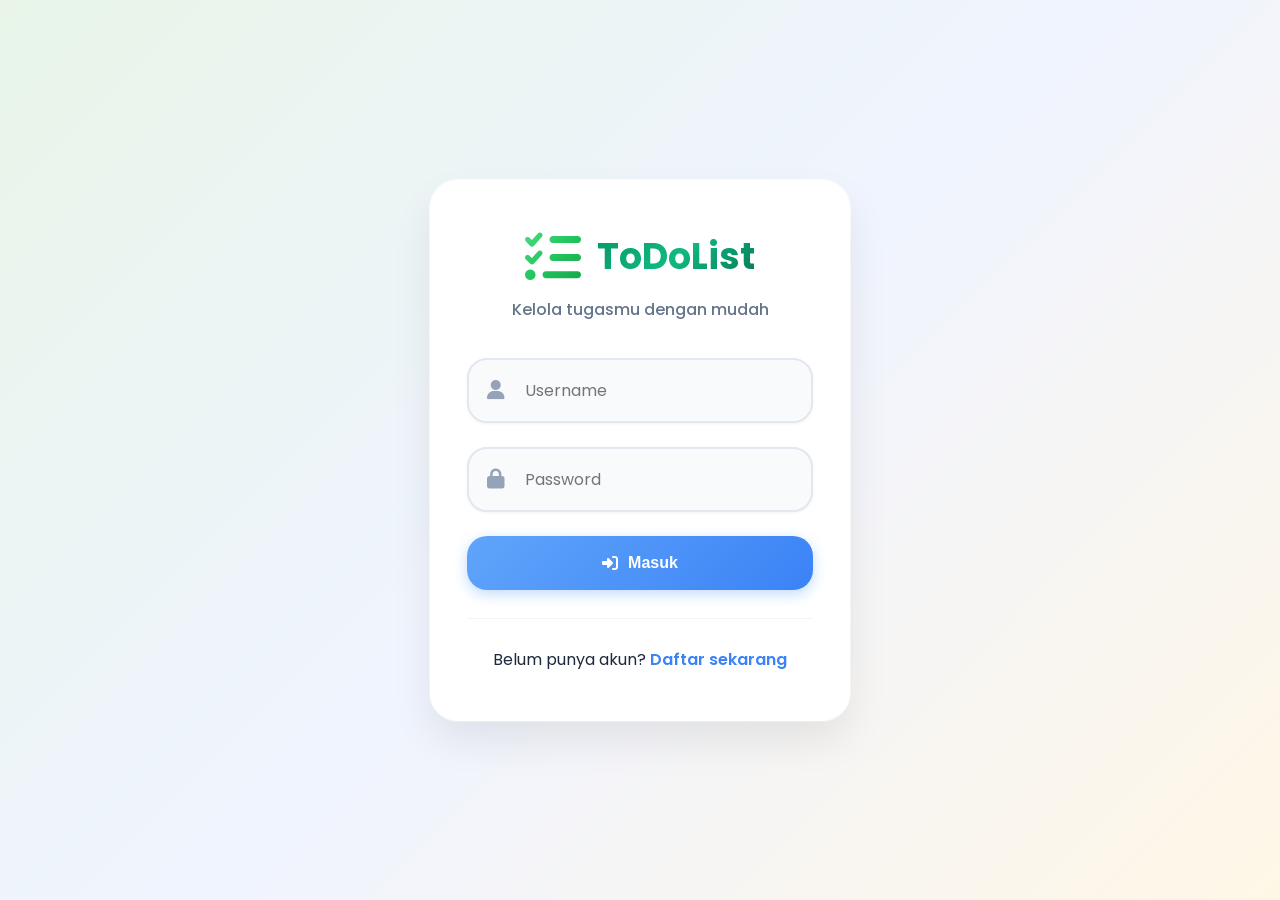
<file: index.html>
<!DOCTYPE html>
<html lang="id">
<head>
    <meta charset="UTF-8">
    <meta name="viewport" content="width=device-width, initial-scale=1.0">
    <title>ToDoList - Sederhana & Efektif</title>
    <link rel="stylesheet" href="style.css">
    <link href="https://fonts.googleapis.com/css2?family=Poppins:wght@300;400;500;600;700&display=swap" rel="stylesheet">
    <link rel="stylesheet" href="https://cdnjs.cloudflare.com/ajax/libs/font-awesome/6.4.0/css/all.min.css">
</head>
<body>
    <!-- Header -->
    <header class="header">
        <div class="header-left">
            <div class="logo">
                <i class="fas fa-tasks"></i> 
                <h1>ToDoList</h1>
            </div>
            <div class="user-info">
                <span class="username" id="username">Loading...</span>
                <i class="fas fa-circle status-dot"></i>
            </div>
        </div>
        <div class="header-stats">
            <div class="stat">
                <span id="totalCount">0</span>
                <small>Total</small>
            </div>
            <div class="stat">
                <span id="priorityCount" class="priority">0</span>
                <small>Penting</small>
            </div>
            <div class="stat">
                <span id="doneCount" class="done">0</span>
                <small>Selesai</small>
            </div>
        </div>
        <button class="logout-btn" id="logoutBtn" title="Keluar">
            <i class="fas fa-sign-out-alt"></i>
        </button>
    </header>

    <main class="main">
        <div class="tabs">
            <button class="tab active" data-filter="all">
                <i class="fas fa-list"></i> Semua
            </button>
            <button class="tab" data-filter="today">
                <i class="fas fa-calendar-today"></i> Hari Ini
            </button>
            <button class="tab" data-filter="priority">
                <i class="fas fa-star"></i> Penting
            </button>
            <button class="tab" data-filter="done">
                <i class="fas fa-check-double"></i> Selesai
            </button>
        </div>

        <!-- Add Task Form -->
        <form class="add-task-form" id="addTaskForm">
            <div class="input-group">
                <input type="text" id="newTask" placeholder="Apa yang ingin kamu kerjakan hari ini?" maxlength="80" required>
                <button type="submit" class="add-btn">
                    <i class="fas fa-plus"></i>
                </button>
            </div>
            <div class="task-options">
                <label class="option">
                    <input type="checkbox" id="isPriority">
                    <i class="fas fa-star"></i>
                    <span>Penting</span>
                </label>
                <label class="option">
                    <input type="date" id="dueDate">
                    <i class="fas fa-calendar"></i>
                    <span>Tanggal</span>
                </label>
            </div>
        </form>

        <!-- Tasks List -->
        <div class="tasks-list" id="tasksList">
            <div class="empty-state">
                <i class="fas fa-clipboard-list"></i>
                <h2>Tidak ada tugas</h2>
                <p>Tulis tugas pertama kamu di atas</p>
            </div>
        </div>
    </main>

    <div class="modal" id="editModal">
        <div class="modal-content">
            <div class="modal-header">
                <h3><i class="fas fa-edit"></i> Edit Tugas</h3>
                <button class="close-btn" id="closeModal">
                    <i class="fas fa-times"></i>
                </button>
            </div>
            <form id="editForm">
                <input type="text" id="editTitle" placeholder="Nama tugas" maxlength="80" required>
                <div class="form-row">
                    <label class="option">
                        <input type="checkbox" id="editPriority">
                        <i class="fas fa-star"></i>
                        <span>Penting</span>
                    </label>
                    <label class="option">
                        <input type="date" id="editDueDate">
                        <i class="fas fa-calendar"></i>
                        <span>Tanggal</span>
                    </label>
                </div>
                <div class="modal-actions">
                    <button type="button" class="btn-secondary" id="deleteTaskBtn">Hapus</button>
                    <button type="submit" class="btn-primary">Simpan</button>
                </div>
            </form>
        </div>
    </div>

    <script src="./script.js" defer></script>
</body>
</html>
</file>
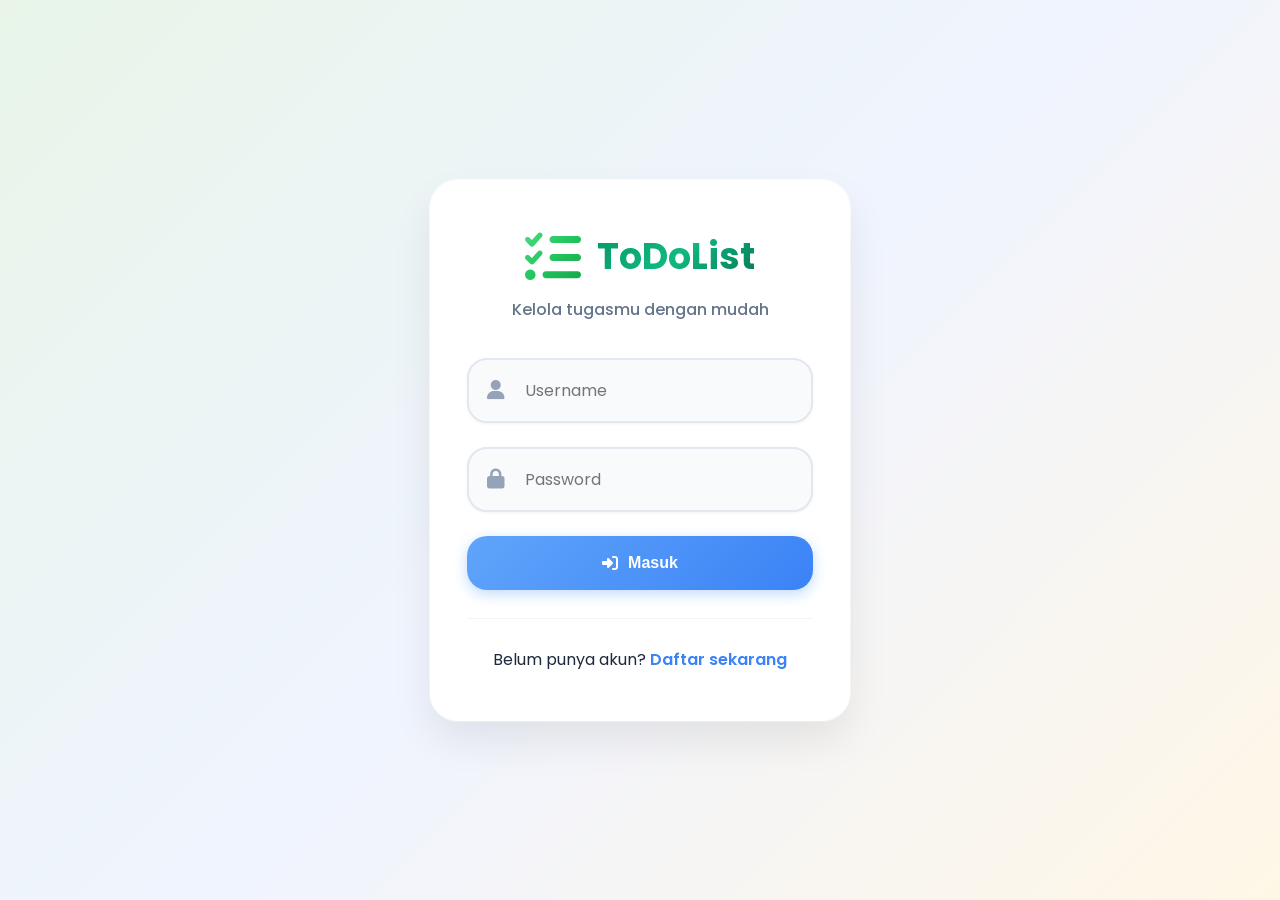
<file: login.html>
<!DOCTYPE html>
<html lang="id">
<head>
    <meta charset="UTF-8">
    <meta name="viewport" content="width=device-width, initial-scale=1.0">
    <title>ToDoList - Masuk</title>
    <link rel="stylesheet" href="style.css">
    <link href="https://fonts.googleapis.com/css2?family=Poppins:wght@300;400;500;600;700&display=swap" rel="stylesheet">
    <link rel="stylesheet" href="https://cdnjs.cloudflare.com/ajax/libs/font-awesome/6.4.0/css/all.min.css">
</head>
<body class="auth-page">
    <div class="auth-container">
        <div class="auth-card">
            <div class="logo">
                <i class="fas fa-tasks"></i> 
                <h1>ToDoList</h1>
            </div>
            <p class="subtitle">Kelola tugasmu dengan mudah</p>
            
            <form id="loginForm" class="auth-form">
                <div class="input-wrapper">
                    <input type="text" id="loginUsername" placeholder="Username" required>
                    <i class="fas fa-user"></i>
                </div>
                <div class="input-wrapper">
                    <input type="password" id="loginPassword" placeholder="Password" required>
                    <i class="fas fa-lock"></i>
                </div>
                <button type="submit" class="btn-primary full-width">
                    <i class="fas fa-sign-in-alt"></i>
                    Masuk
                </button>
            </form>
            
            <div class="auth-links">
                <p>Belum punya akun? <a href="register.html">Daftar sekarang</a></p>
            </div>
        </div>
    </div>
    <script src="./script.js" defer></script>
</body>
</html>
</file>
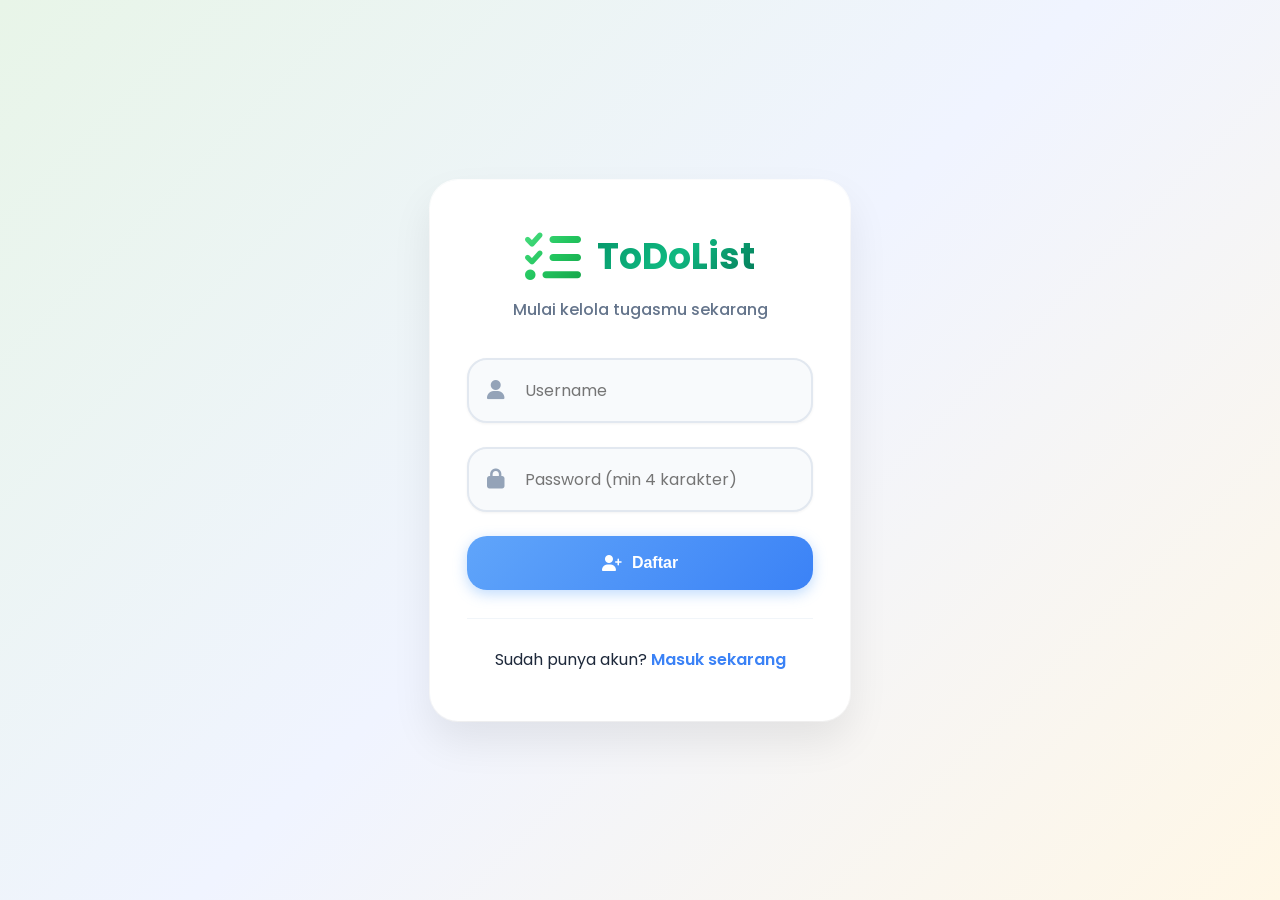
<file: register.html>
<!DOCTYPE html>
<html lang="id">
<head>
    <meta charset="UTF-8">
    <meta name="viewport" content="width=device-width, initial-scale=1.0">
    <title>ToDoList - Daftar</title>
    <link rel="stylesheet" href="style.css">
    <link href="https://fonts.googleapis.com/css2?family=Poppins:wght@300;400;500;600;700&display=swap" rel="stylesheet">
    <link rel="stylesheet" href="https://cdnjs.cloudflare.com/ajax/libs/font-awesome/6.4.0/css/all.min.css">
</head>
<body class="auth-page">
    <div class="auth-container">
        <div class="auth-card">
            <div class="logo">
                <i class="fas fa-tasks"></i> 
                <h1>ToDoList</h1>
            </div>
            <p class="subtitle">Mulai kelola tugasmu sekarang</p>
            
            <form id="registerForm" class="auth-form">
                <div class="input-wrapper">
                    <input type="text" id="registerUsername" placeholder="Username" required maxlength="20">
                    <i class="fas fa-user"></i>
                </div>
                <div class="input-wrapper">
                    <input type="password" id="registerPassword" placeholder="Password (min 4 karakter)" required minlength="4">
                    <i class="fas fa-lock"></i>
                </div>
                <button type="submit" class="btn-primary full-width">
                    <i class="fas fa-user-plus"></i>
                    Daftar
                </button>
            </form>
            
            <div class="auth-links">
                <p>Sudah punya akun? <a href="login.html">Masuk sekarang</a></p>
            </div>
        </div>
    </div>
    <script src="./script.js" defer></script>
</body>
</html>
</file>
<file: style.css>
* {
    margin: 0;
    padding: 0;
    box-sizing: border-box;
}

body {
    font-family: 'Poppins', sans-serif;
    background: linear-gradient(135deg, #e8f5e8 0%, #f0f4ff 50%, #fff7e6 100%);
    min-height: 100vh;
    color: #1e293b;
}

.auth-page {
    display: flex;
    align-items: center;
    justify-content: center;
    min-height: 100vh;
    padding: 20px;
}

.auth-container {
    width: 100%;
    max-width: 420px;
}

.auth-card {
    background: rgba(255, 255, 255, 0.98);
    backdrop-filter: blur(25px);
    border-radius: 28px;
    padding: 48px 36px;
    box-shadow: 
        0 20px 40px rgba(0,0,0,0.08),
        0 0 0 1px rgba(255,255,255,0.9);
    text-align: center;
    border: 1px solid rgba(255,255,255,0.8);
}

.logo {
    display: flex;
    align-items: center;
    justify-content: center;
    gap: 16px;
    margin-bottom: 12px;
}

.logo i {
    font-size: 56px;
    /* Gradient ikon lebih soft */
    background: linear-gradient(135deg, #4ade80, #22c55e, #16a34a);
    -webkit-background-clip: text;
    -webkit-text-fill-color: transparent;
    background-clip: text;
}

.logo h1 {
    font-size: 36px;
    font-weight: 700;
    /* Gradient teks lebih soft */
    background: linear-gradient(135deg, #059669, #10b981, #047857);
    -webkit-background-clip: text;
    -webkit-text-fill-color: transparent;
    background-clip: text;
}

.subtitle {
    color: #64748b;
    margin-bottom: 36px;
    font-weight: 500;
    font-size: 16px;
}

.auth-form {
    display: flex;
    flex-direction: column;
    gap: 24px;
}

.input-wrapper {
    position: relative;
}

.input-wrapper input {
    width: 100%;
    padding: 18px 24px 18px 56px;
    border: 2px solid #e2e8f0;
    border-radius: 20px;
    font-size: 16px;
    background: #f8fafc;
    transition: all 0.3s cubic-bezier(0.4, 0, 0.2, 1);
    font-family: inherit;
    box-shadow: 0 1px 3px rgba(0,0,0,0.05);
}

.input-wrapper input:focus {
    outline: none;
    border-color: #60a5fa;
    background: #ffffff;
    box-shadow: 
        0 0 0 4px rgba(96, 165, 250, 0.1),
        0 4px 12px rgba(0,0,0,0.08);
    transform: translateY(-1px);
}

.input-wrapper i {
    position: absolute;
    left: 20px;
    top: 50%;
    transform: translateY(-50%);
    color: #94a3b8;
    font-size: 20px;
}

.btn-primary {
    /* Warna tombol lebih soft */
    background: linear-gradient(135deg, #60a5fa 0%, #3b82f6 100%);
    color: white;
    border: none;
    padding: 18px 28px;
    border-radius: 20px;
    font-size: 16px;
    font-weight: 600;
    cursor: pointer;
    transition: all 0.3s cubic-bezier(0.4, 0, 0.2, 1);
    display: flex;
    align-items: center;
    justify-content: center;
    gap: 10px;
    box-shadow: 0 4px 14px rgba(96, 165, 250, 0.4);
}

.btn-primary:hover {
    transform: translateY(-2px);
    box-shadow: 
        0 8px 25px rgba(96, 165, 250, 0.5),
        0 0 0 1px rgba(255,255,255,0.3);
}

.full-width {
    width: 100%;
}

.auth-links {
    margin-top: 28px;
    padding-top: 28px;
    border-top: 1px solid #f1f5f9;
}

.auth-links a {
    color: #3b82f6;
    text-decoration: none;
    font-weight: 600;
}

.auth-links a:hover {
    text-decoration: underline;
    color: #2563eb;
}

.header {
    background: rgba(255, 255, 255, 0.98);
    backdrop-filter: blur(25px);
    padding: 24px 40px;
    display: flex;
    align-items: center;
    justify-content: space-between;
    box-shadow: 
        0 4px 20px rgba(0,0,0,0.06),
        0 0 0 1px rgba(255,255,255,0.9);
}

.header-left {
    display: flex;
    align-items: center;
    gap: 28px;
}

.user-info {
    display: flex;
    align-items: center;
    gap: 10px;
    color: #475569;
    font-weight: 500;
    font-size: 15px;
}

.status-dot {
    color: #10b981;
    font-size: 10px;
    animation: pulse 2s infinite;
}

@keyframes pulse {
    0%, 100% { opacity: 1; }
    50% { opacity: 0.6; }
}

.header-stats {
    display: flex;
    gap: 28px;
}

.stat {
    text-align: center;
}

.stat span {
    display: block;
    font-size: 26px;
    font-weight: 700;
    line-height: 1;
}

.stat .priority {
    color: #eab308;
}

.stat .done {
    color: #059669;
}

.stat small {
    color: #64748b;
    font-size: 12px;
    font-weight: 500;
    text-transform: uppercase;
    letter-spacing: 0.5px;
}

.logout-btn {
    background: rgba(248, 250, 252, 0.8);
    border: 2px solid #e2e8f0;
    width: 52px;
    height: 52px;
    border-radius: 20px;
    color: #64748b;
    cursor: pointer;
    transition: all 0.3s cubic-bezier(0.4, 0, 0.2, 1);
    display: flex;
    align-items: center;
    justify-content: center;
}

.logout-btn:hover {
    border-color: #f87171;
    color: #f87171;
    background: rgba(248, 113, 113, 0.1);
    transform: scale(1.05);
}

.main {
    max-width: 900px;
    margin: 0 auto;
    padding: 48px 32px;
}

.tabs {
    display: flex;
    gap: 16px;
    margin-bottom: 40px;
    overflow-x: auto;
    padding-bottom: 16px;
}

.tab {
    flex: 1;
    min-width: 140px;
    padding: 18px 24px;
    background: rgba(255, 255, 255, 0.8);
    border: 2px solid #f1f5f9;
    border-radius: 20px;
    display: flex;
    align-items: center;
    gap: 10px;
    font-weight: 500;
    cursor: pointer;
    transition: all 0.3s cubic-bezier(0.4, 0, 0.2, 1);
    white-space: nowrap;
    color: #64748b;
}

.tab.active,
.tab:hover {
    background: linear-gradient(135deg, #60a5fa 0%, #3b82f6 100%);
    color: white;
    border-color: #3b82f6;
    transform: translateY(-2px);
    box-shadow: 0 8px 25px rgba(96, 165, 250, 0.3);
}

.add-task-form {
    background: rgba(255, 255, 255, 0.98);
    backdrop-filter: blur(25px);
    border-radius: 28px;
    padding: 40px;
    margin-bottom: 40px;
    box-shadow: 
        0 12px 40px rgba(0,0,0,0.08),
        0 0 0 1px rgba(255,255,255,0.9);
    border: 1px solid rgba(255,255,255,0.8);
}

.input-group {
    display: flex;
    gap: 20px;
    margin-bottom: 28px;
}

#newTask {
    flex: 1;
    padding: 22px 28px;
    border: 2px solid #e2e8f0;
    border-radius: 20px;
    font-size: 16px;
    background: #f8fafc;
    transition: all 0.3s cubic-bezier(0.4, 0, 0.2, 1);
    font-family: inherit;
    box-shadow: 0 2px 8px rgba(0,0,0,0.05);
}

#newTask:focus {
    outline: none;
    border-color: #10b981;
    background: #ffffff;
    box-shadow: 
        0 0 0 4px rgba(16, 185, 129, 0.15),
        0 6px 20px rgba(0,0,0,0.1);
    transform: translateY(-1px);
}

.add-btn {
    width: 68px;
    height: 68px;
    border: none;
    background: linear-gradient(135deg, #10b981, #059669);
    border-radius: 20px;
    color: white;
    font-size: 22px;
    cursor: pointer;
    transition: all 0.3s cubic-bezier(0.4, 0, 0.2, 1);
    box-shadow: 0 4px 16px rgba(16, 185, 129, 0.4);
}

.add-btn:hover {
    transform: translateY(-2px) scale(1.05);
    box-shadow: 0 8px 25px rgba(16, 185, 129, 0.5);
}

.task-options {
    display: flex;
    gap: 28px;
}

.option {
    display: flex;
    align-items: center;
    gap: 14px;
    cursor: pointer;
    padding: 16px 24px;
    border-radius: 16px;
    transition: all 0.3s cubic-bezier(0.4, 0, 0.2, 1);
    user-select: none;
    font-weight: 500;
    color: #64748b;
    border: 2px solid #f1f5f9;
    background: rgba(255,255,255,0.7);
}

.option:hover {
    background: rgba(96, 165, 250, 0.1);
    border-color: rgba(96, 165, 250, 0.3);
    transform: translateY(-1px);
}

.option input[type="checkbox"] {
    width: 22px;
    height: 22px;
    accent-color: #eab308;
    cursor: pointer;
    transform: scale(1.1);
}

.option input[type="date"] {
    padding: 10px 16px;
    border: 2px solid #e2e8f0;
    border-radius: 12px;
    font-family: inherit;
    background: #f8fafc;
    cursor: pointer;
    font-weight: 500;
    color: #374151;
}

.option input[type="date"]:focus {
    outline: none;
    border-color: #60a5fa;
    background: white;
    box-shadow: 0 0 0 3px rgba(96, 165, 250, 0.2);
}

.tasks-list {
    min-height: 500px;
}

.task-card {
    background: rgba(255, 255, 255, 0.98);
    backdrop-filter: blur(25px);
    border-radius: 24px;
    padding: 28px;
    margin-bottom: 24px;
    box-shadow: 
        0 8px 32px rgba(0,0,0,0.08),
        0 0 0 1px rgba(255,255,255,0.9);
    border-left: 6px solid transparent;
    transition: all 0.3s cubic-bezier(0.4, 0, 0.2, 1);
    display: flex;
    align-items: flex-start;
    gap: 20px;
}

.task-card:hover {
    transform: translateY(-2px);
    box-shadow: 
        0 16px 48px rgba(0,0,0,0.12),
        0 0 0 1px rgba(255,255,255,1);
}

.task-card.priority {
    border-left-color: #eab308;
}

.task-card.done {
    opacity: 0.75;
    border-left-color: #059669;
}

.task-card.done .task-title {
    text-decoration: line-through;
    color: #94a3b8;
}

.task-content {
    flex: 1;
}

.task-title {
    font-size: 20px;
    font-weight: 600;
    color: #1e293b;
    margin-bottom: 12px;
    line-height: 1.4;
}

.task-date {
    color: #64748b;
    font-size: 15px;
    display: flex;
    align-items: center;
    gap: 8px;
    padding: 8px 16px;
    background: rgba(96, 165, 250, 0.1);
    border-radius: 20px;
    font-weight: 500;
    max-width: max-content;
}

.task-date.overdue {
    background: rgba(239, 68, 68, 0.1);
    color: #f87171;
}

.task-actions {
    display: flex;
    gap: 12px;
    flex-shrink: 0;
}

.action-btn {
    width: 48px;
    height: 48px;
    border: none;
    border-radius: 16px;
    cursor: pointer;
    transition: all 0.3s cubic-bezier(0.4, 0, 0.2, 1);
    display: flex;
    align-items: center;
    justify-content: center;
    font-size: 18px;
    box-shadow: 0 2px 8px rgba(0,0,0,0.1);
}

.btn-edit {
    background: rgba(59, 130, 246, 0.15);
    color: #3b82f6;
}

.btn-edit:hover {
    background: rgba(59, 130, 246, 0.25);
    transform: scale(1.08) translateY(-1px);
}

.btn-delete {
    background: rgba(239, 68, 68, 0.15);
    color: #f87171;
}

.btn-delete:hover {
    background: rgba(239, 68, 68, 0.25);
    transform: scale(1.08) translateY(-1px);
}

.btn-toggle {
    background: rgba(16, 185, 129, 0.15);
    color: #10b981;
    width: 56px;
    height: 56px;
    font-size: 20px;
}

.btn-toggle:hover {
    background: rgba(16, 185, 129, 0.25);
    transform: scale(1.08) translateY(-1px);
}

.empty-state {
    text-align: center;
    padding: 100px 48px;
    color: #94a3b8;
}

.empty-state i {
    font-size: 72px;
    margin-bottom: 28px;
    opacity: 0.6;
}

.empty-state h2 {
    font-size: 26px;
    font-weight: 600;
    margin-bottom: 12px;
    color: #64748b;
}

/* Modal - Warna lebih soft */
.modal {
    position: fixed;
    top: 0;
    left: 0;
    width: 100%;
    height: 100%;
    background: rgba(0,0,0,0.4);
    display: none;
    align-items: center;
    justify-content: center;
    z-index: 1000;
    backdrop-filter: blur(8px);
}

.modal.active {
    display: flex;
}

.modal-content {
    background: rgba(255, 255, 255, 0.98);
    backdrop-filter: blur(25px);
    border-radius: 28px;
    width: 90%;
    max-width: 520px;
    max-height: 90vh;
    overflow-y: auto;
    box-shadow: 
        0 25px 60px rgba(0,0,0,0.2),
        0 0 0 1px rgba(255,255,255,0.9);
}

.modal-header {
    padding: 28px 36px;
    border-bottom: 1px solid #f1f5f9;
    display: flex;
    align-items: center;
    justify-content: space-between;
}

.modal-header h3 {
    display: flex;
    align-items: center;
    gap: 14px;
    font-size: 22px;
    font-weight: 600;
    color: #1e293b;
}

.close-btn {
    background: rgba(248, 250, 252, 0.8);
    border: 2px solid #e2e8f0;
    width: 44px;
    height: 44px;
    border-radius: 16px;
    color: #94a3b8;
    cursor: pointer;
    transition: all 0.3s cubic-bezier(0.4, 0, 0.2, 1);
    display: flex;
    align-items: center;
    justify-content: center;
}

.close-btn:hover {
    background: #f8fafc;
    color: #64748b;
    border-color: #cbd5e1;
    transform: scale(1.05);
}

#editForm {
    padding: 36px;
}

#editForm input[type="text"] {
    width: 100%;
    padding: 18px 24px;
    border: 2px solid #e2e8f0;
    border-radius: 20px;
    font-size: 16px;
    margin-bottom: 28px;
    background: #f8fafc;
    font-family: inherit;
    box-shadow: 0 2px 8px rgba(0,0,0,0.05);
    transition: all 0.3s ease;
}

#editForm input[type="text"]:focus {
    outline: none;
    border-color: #60a5fa;
    background: white;
    box-shadow: 
        0 0 0 4px rgba(96, 165, 250, 0.15),
        0 6px 20px rgba(0,0,0,0.1);
}

.form-row {
    display: flex;
    gap: 24px;
    margin-bottom: 36px;
}

.modal-actions {
    display: flex;
    gap: 20px;
    justify-content: flex-end;
}

.btn-secondary {
    padding: 14px 28px;
    background: #f8fafc;
    color: #64748b;
    border: 2px solid #e2e8f0;
    border-radius: 20px;
    font-weight: 500;
    cursor: pointer;
    transition: all 0.3s cubic-bezier(0.4, 0, 0.2, 1);
}

.btn-secondary:hover {
    background: #f1f5f9;
    border-color: #cbd5e1;
    transform: translateY(-1px);
}

@media (max-width: 768px) {
    .header {
        padding: 20px 24px;
        flex-direction: column;
        gap: 20px;
        text-align: center;
    }
    
    .header-stats {
        gap: 20px;
    }
    
    .main {
        padding: 32px 20px;
    }
    
    .tabs {
        gap: 12px;
    }
    
    .tab {
        min-width: 120px;
        padding: 16px 20px;
        font-size: 15px;
    }
    
    .add-task-form {
        padding: 32px 24px;
    }
    
    .input-group {
        flex-direction: column;
    }
    
    .add-btn {
        width: 68px;
        height: 68px;
        align-self: flex-end;
    }
    
    .task-options {
        flex-direction: column;
        gap: 20px;
    }
    
    .task-card {
        padding: 24px;
        flex-direction: column;
        gap: 20px;
    }
    
    .form-row {
        flex-direction: column;
        gap: 20px;
    }
    
    .header-stats {
        flex-wrap: wrap;
        gap: 16px;
    }
}

@media (max-width: 480px) {
    .header-stats {
        flex-direction: column;
        gap: 16px;
    }
    
    .stat span {
        font-size: 24px;
    }
}
</file>
